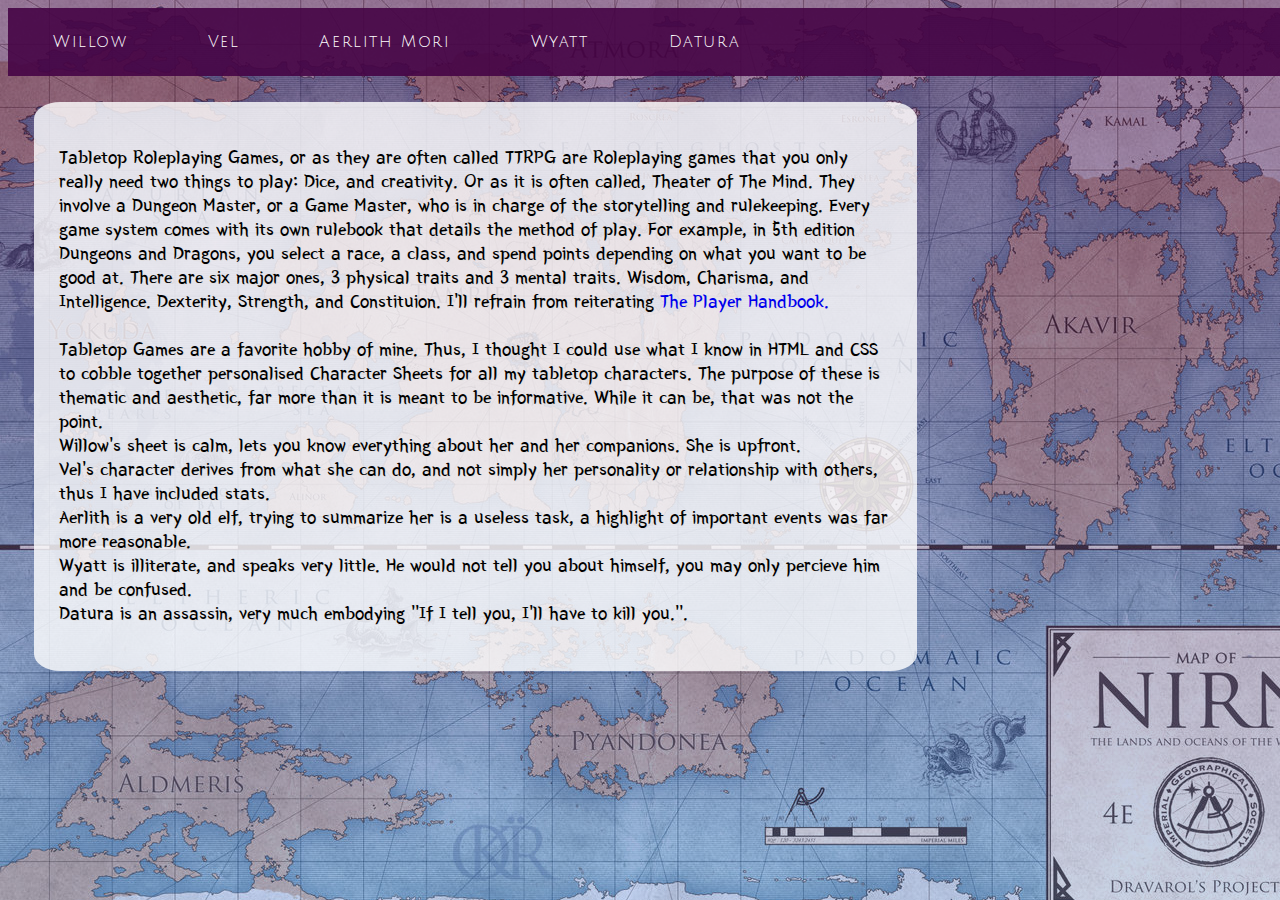
<file: index.html>
<!DOCTYPE html>
<html lang="en">
<head>
<meta charset="UTF-8">
    <link rel="shortcut icon" href="dice.png" type="image/x-icon"> 
    <link rel="stylesheet" href="charsStyle.css" type="text/css" media="screen" />
    <link rel="preconnect" href="https://fonts.gstatic.com">
    <link href="https://fonts.googleapis.com/css2?family=Yeon+Sung&display=swap" rel="stylesheet">
    <link href="https://fonts.googleapis.com/css2?family=Julius+Sans+One&display=swap" rel="stylesheet">
   


<title>Character Sheets</title>


</head>

<body>

<div id = "navbar" >
    <ul>
    <li> <a href="Willow.html" target="_blank">Willow</a> </li>
    <li> <a href ="Vel.html" target="_blank" >Vel </a> </li>
    <li> <a href ="Aerlith.html" target="_blank">Aerlith Mori </a> </li>
    
    <li> <a href ="Wyatt.html" target="_blank" >Wyatt </a> </li>
    <li> <a href ="Datura.html" target="_blank" >Datura </a> </li>
    </ul>
    
</div>

 <div class="intro"> 



        <p>Tabletop Roleplaying Games, or as they are often called TTRPG are Roleplaying games that you only really need two things to play: Dice, and creativity. Or as it is often called, Theater of The Mind. They involve a Dungeon Master, or a Game Master, who is in charge of the storytelling and rulekeeping. Every game system comes with its own rulebook that details the method of play. For example, in 5th edition Dungeons and Dragons, you select a race, a class, and spend points depending on what you want to be good at. There are six major ones, 3 physical traits and 3 mental traits. Wisdom, Charisma, and Intelligence. Dexterity, Strength, and Constituion. I'll refrain from reiterating <a href="https://www.dndbeyond.com/marketplace/sourcebooks/players-handbook" target="_blank" class="Player" > The Player Handbook. </a> 
        
            <br> <br>
        
        Tabletop Games are a favorite hobby of mine. Thus, I thought I could use what I know in HTML and CSS to cobble together personalised Character Sheets for all my tabletop characters. The purpose of these is thematic and aesthetic, far more than it is meant to be informative. While it can be, that was not the point. 
        <br> 
        Willow's sheet is calm, lets you know everything about her and her companions. She is upfront.  <br>
        Vel's character derives from what she can do, and not simply her personality or relationship with others, thus I have included stats.  <br>
        Aerlith is a very old elf, trying to summarize her is a useless task, a highlight of important events was far more reasonable.  <br>
        Wyatt is illiterate, and speaks very little. He would not tell you about himself, you may only percieve him and be confused.  <br>
        Datura is an assassin, very much embodying ''If I tell you, I'll have to kill you.''.
        
        
        </p>
    

</div>

</body> 
</html>
</file>
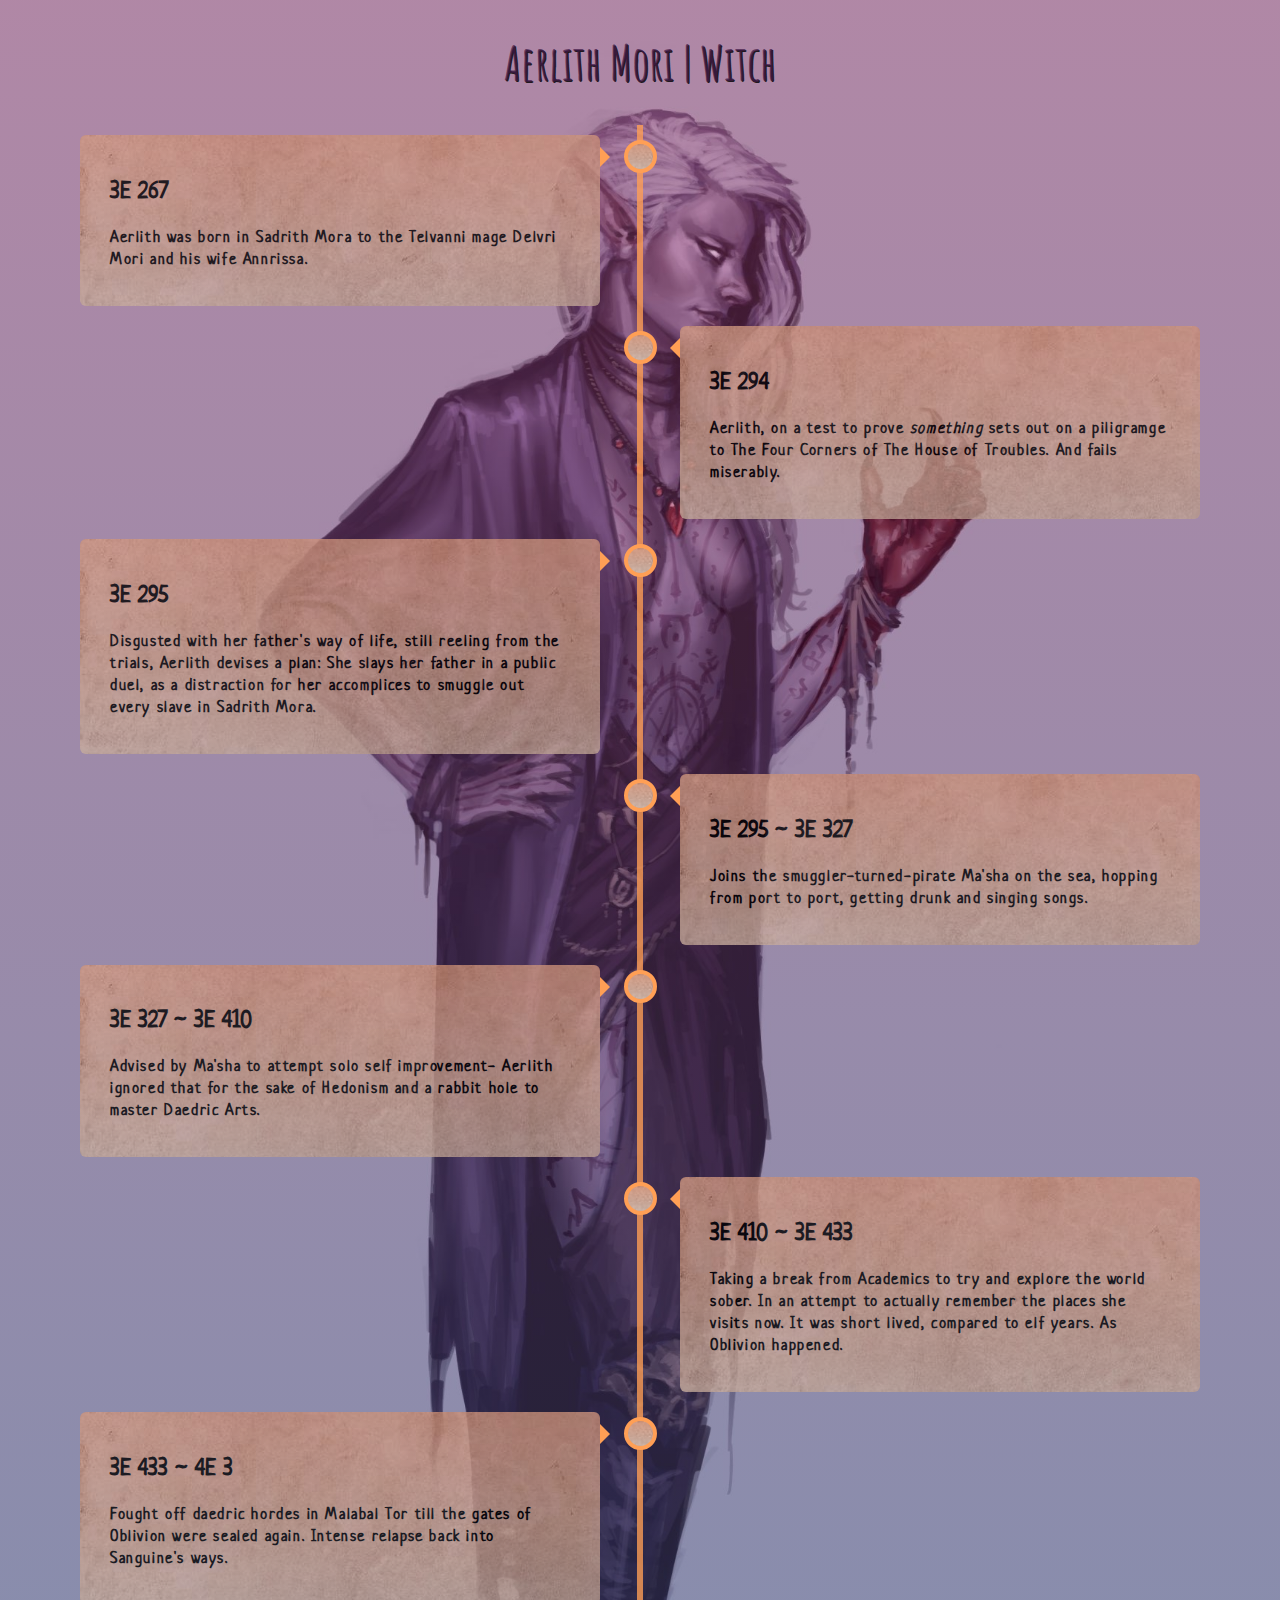
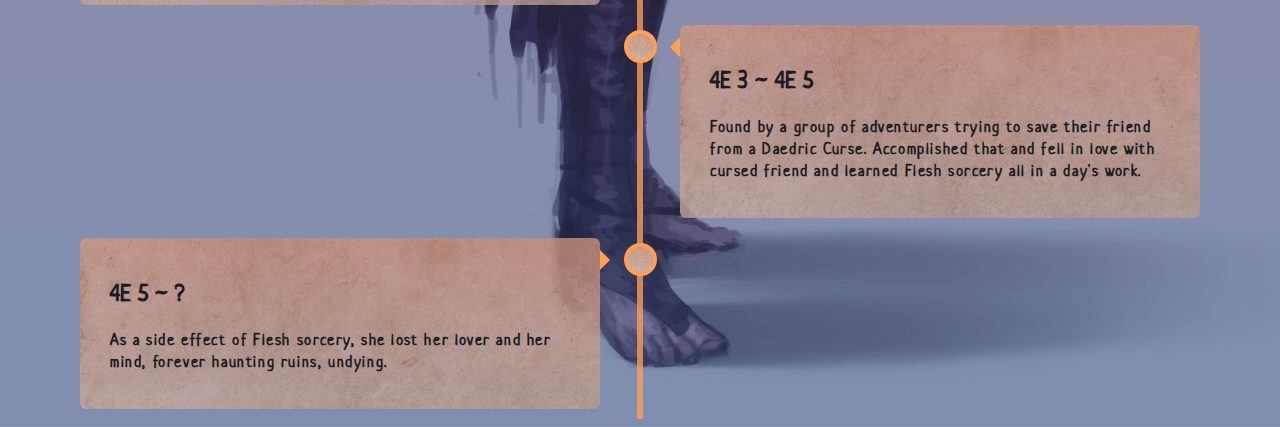
<file: Aerlith.html>
<!DOCTYPE html>
<html lang="en">
<head>
  <meta charset="UTF-8">
    <link rel="shortcut icon" href="Sanguine.png" type="image/x-icon"> 
    <link rel="stylesheet" href="AerlithStyle.css" type="text/css" media="screen"/>
    <link rel="preconnect" href="https://fonts.gstatic.com">
    <link href="https://fonts.googleapis.com/css2?family=Neucha&display=swap" rel="stylesheet">
    <link href="https://fonts.googleapis.com/css2?family=Amatic+SC:wght@700&display=swap" rel="stylesheet">
   

<title>Aerlith Mori</title>


</head>
<body>

<h1>Aerlith Mori | Witch</h1>

  <div class="timeline" role="contentinfo">



    <div class="container left">
      <div class="content">
        <h2>3E 267</h2>
        <p>Aerlith was born in Sadrith Mora to the Telvanni mage Delvri Mori and his wife Annrissa. </p>
      </div>
    </div>


    <div class="container right">
      <div class="content">
        <h2>3E 294</h2>
        <p>Aerlith, on a test to prove <i> something</i> sets out on a piligramge to The Four Corners of The House of Troubles. And fails miserably.</p>
      </div>
    </div>


    <div class="container left">
      <div class="content">
        <h2>3E 295</h2>
        <p>Disgusted with her father's way of life, still reeling from the trials, Aerlith devises a plan: She slays her father in a public duel, as a distraction for her accomplices to smuggle out every slave in Sadrith Mora.</p>
      </div>
    </div>

<div class="container right">
      <div class="content">
        <h2>3E 295 ~ 3E 327</h2>
        <p>Joins the smuggler-turned-pirate Ma'sha on the sea, hopping from port to port, getting drunk and singing songs. </p>
      </div>
    </div>

    <div class="container left">
      <div class="content">
        <h2>3E 327 ~ 3E 410</h2>
        <p>Advised by Ma'sha to attempt solo self improvement- Aerlith ignored that for the sake of Hedonism and a rabbit hole to master Daedric Arts.</p>
      </div>
    </div>

    <div class="container right">
      <div class="content">
        <h2>3E 410 ~ 3E 433</h2>
        <p>Taking a break from Academics to try and explore the world sober. In an attempt to actually remember the places she visits now. It was short lived, compared to elf years. As Oblivion happened.  </p>
      </div>
    </div>


    <div class="container left">
      <div class="content">
        <h2>3E 433 ~ 4E 3</h2>
        <p>Fought off daedric hordes in Malabal Tor till the gates of Oblivion were sealed again. Intense relapse back into Sanguine's ways. </p>
      </div>
    </div>

    <div class="container right">
      <div class="content">
        <h2>4E 3 ~ 4E 5  </h2>
        <p>Found by a group of adventurers trying to save their friend from a Daedric Curse. Accomplished that and fell in love with cursed friend and learned Flesh sorcery all in a day's work.  </p>
      </div>
    </div>

    <div class="container left">
      <div class="content">
        <h2>4E 5 ~ ? </h2>
        <p>As a side effect of Flesh sorcery, she lost her lover and her mind, forever haunting ruins, undying. </p>
      </div>
    </div>
    

  </div>
  

</body>
</html>
</file>
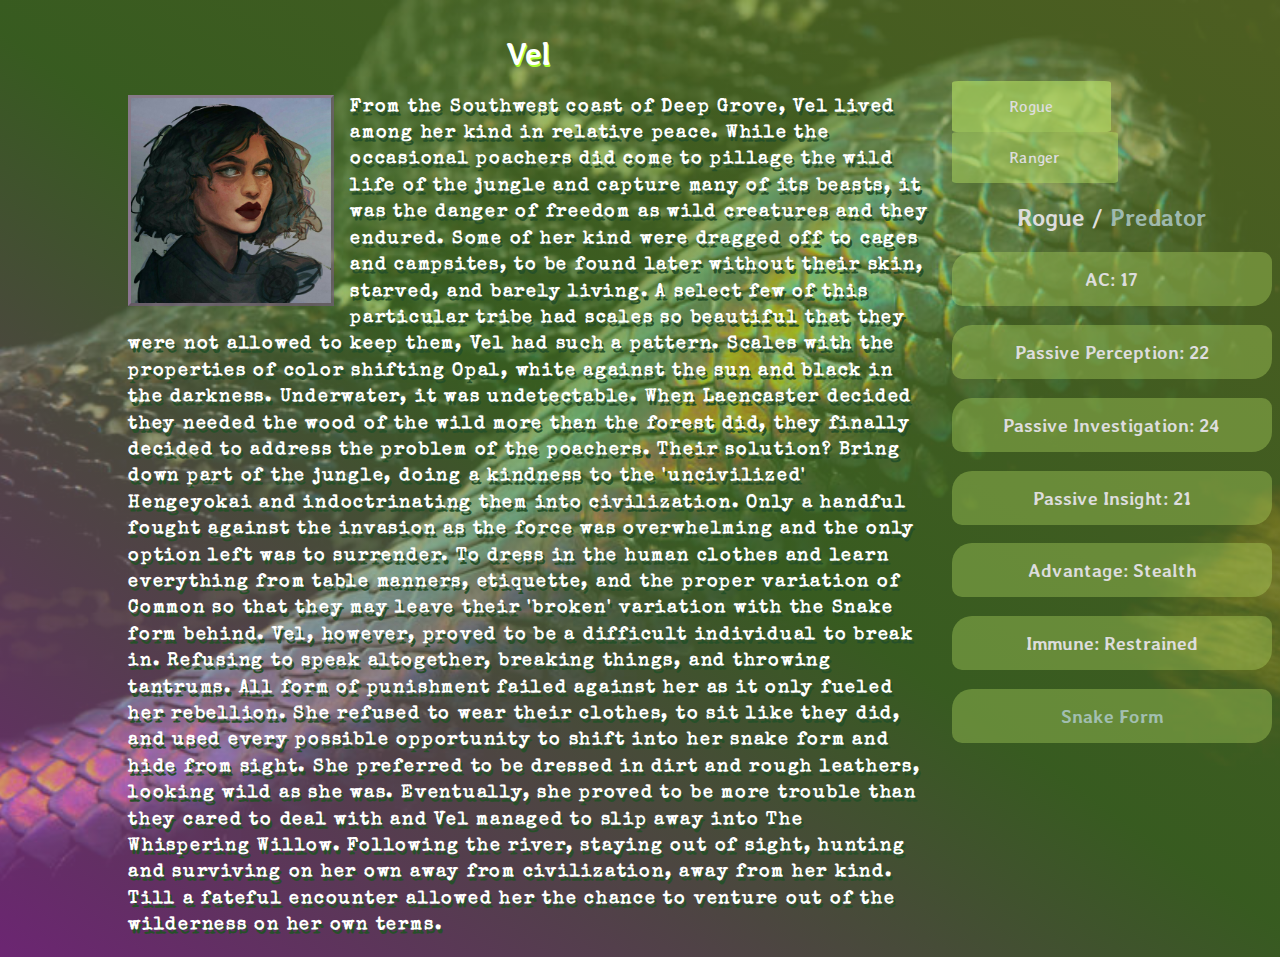
<file: Vel.html>
<!DOCTYPE html>
<html lang="en">
<head>
  <meta charset="UTF-8">
    <link rel="shortcut icon" href="snake.jpg" type="image/x-icon"> 
    <link rel="stylesheet" href="VelStyle.css" type="text/css" media="screen" />
    <link rel="preconnect" href="https://fonts.gstatic.com">
<link href="https://fonts.googleapis.com/css2?family=Special+Elite&display=swap" rel="stylesheet">
<link href="https://fonts.googleapis.com/css2?family=Averia+Libre:ital,wght@1,700&display=swap" rel="stylesheet">

<title>Vel</title>


</head>
<body>

    

  <div class="Left">

    <h1>Vel</h1>

    <img src="Vel.png" width="200" alt="Vel">

    <p class= "expo">From the Southwest coast of Deep Grove, Vel lived among her kind in relative peace.  While the occasional poachers did come to pillage the wild life of the jungle and capture many of its beasts, it was the danger of freedom as wild creatures and they endured. Some of her kind were dragged off to cages and campsites, to be found later without their skin, starved, and barely living. A select few of this particular tribe had scales so beautiful that they were not allowed to keep them, Vel had such a pattern. Scales with the properties of color shifting Opal, white against the sun and black in the darkness. Underwater, it was undetectable.  

        When Laencaster decided they needed the wood of the wild more than the forest did, they finally decided to address the problem of the poachers. Their solution? Bring down part of the jungle, doing a kindness to the 'uncivilized' Hengeyokai and indoctrinating them into civilization. Only a handful fought against the invasion as the force was overwhelming and the only option left was to surrender. To dress in the human clothes and learn everything from table manners, etiquette,  and the proper variation of Common so that they may leave their 'broken' variation with the Snake form behind.  
        
        Vel, however, proved to be a difficult individual to break in. Refusing to speak altogether, breaking things, and throwing tantrums. All form of punishment failed against her as it only fueled her rebellion. She refused to wear their clothes, to sit like they did, and used every possible opportunity to shift into her snake form and hide from sight. She preferred to be dressed in dirt and rough leathers, looking wild as she was. Eventually, she proved to be more trouble than they cared to deal with and Vel managed to slip away into The Whispering Willow. Following the river, staying out of sight, hunting and surviving on her own away from civilization, away from her kind. Till a fateful encounter allowed her the chance to venture out of the wilderness on her own terms.
        
        </p>

    </div> 
<div class="Right" > 

<div class="tab">

   

    <button class="tablink" onclick="openPage('Rogue', this, 'rgba(177, 219, 98, 0.650)')" id="defaultOpen">Rogue</button>
    <button class="tablink" onclick="openPage('Ranger', this, 'rgba(177, 219, 98, 0.650)')" >Ranger</button>


    
<div id="Rogue" class="tabcontent">
    
<h2>Rogue / <a href=https://www.dndbeyond.com/subclasses/8837-predator style="text-decoration: none; color:rgba(176, 203, 204, 0.836)" target="_blank"> Predator </a> 
</h2>

</div>

<div id="Ranger" class="tabcontent">

    <h2> Ranger / <a href=https://www.dndbeyond.com/subclasses/4752-forgetten-hunter style="text-decoration: none; color:rgba(176, 203, 204, 0.836)" target="_blank"> Forgotten Hunter </a> 

    </h2>
    </div>


    
<div>

    <h3>AC: 17</h3>
    <h3>Passive Perception: 22</h3>
    <h3>Passive Investigation: 24</h3>
    <h3>Passive Insight: 21 </h3>
    <h3> Advantage: Stealth</h3>
    <h3> Immune: Restrained</h3>
    <h3> <a href=" https://www.dndbeyond.com/monsters/constrictor-snake" style="text-decoration: none; color:rgba(176, 203, 204, 0.836)" target="_blank" > Snake Form </a></h3>

</div>
</div>
</div>


   

    <script>
        function openPage(pageName,elmnt,color) {
          var i, tabcontent, tablinks;
          tabcontent = document.getElementsByClassName("tabcontent");
          for (i = 0; i < tabcontent.length; i++) {
            tabcontent[i].style.display = "none";
          }
          tablinks = document.getElementsByClassName("tablink");
          for (i = 0; i < tablinks.length; i++) {
            tablinks[i].style.backgroundColor = "";
          }
          document.getElementById(pageName).style.display = "block";
          elmnt.style.backgroundColor = color;
        }
        
        // Get the element with id="defaultOpen" and click on it
        document.getElementById("defaultOpen").click();
        </script>

</body>
</html>
</file>
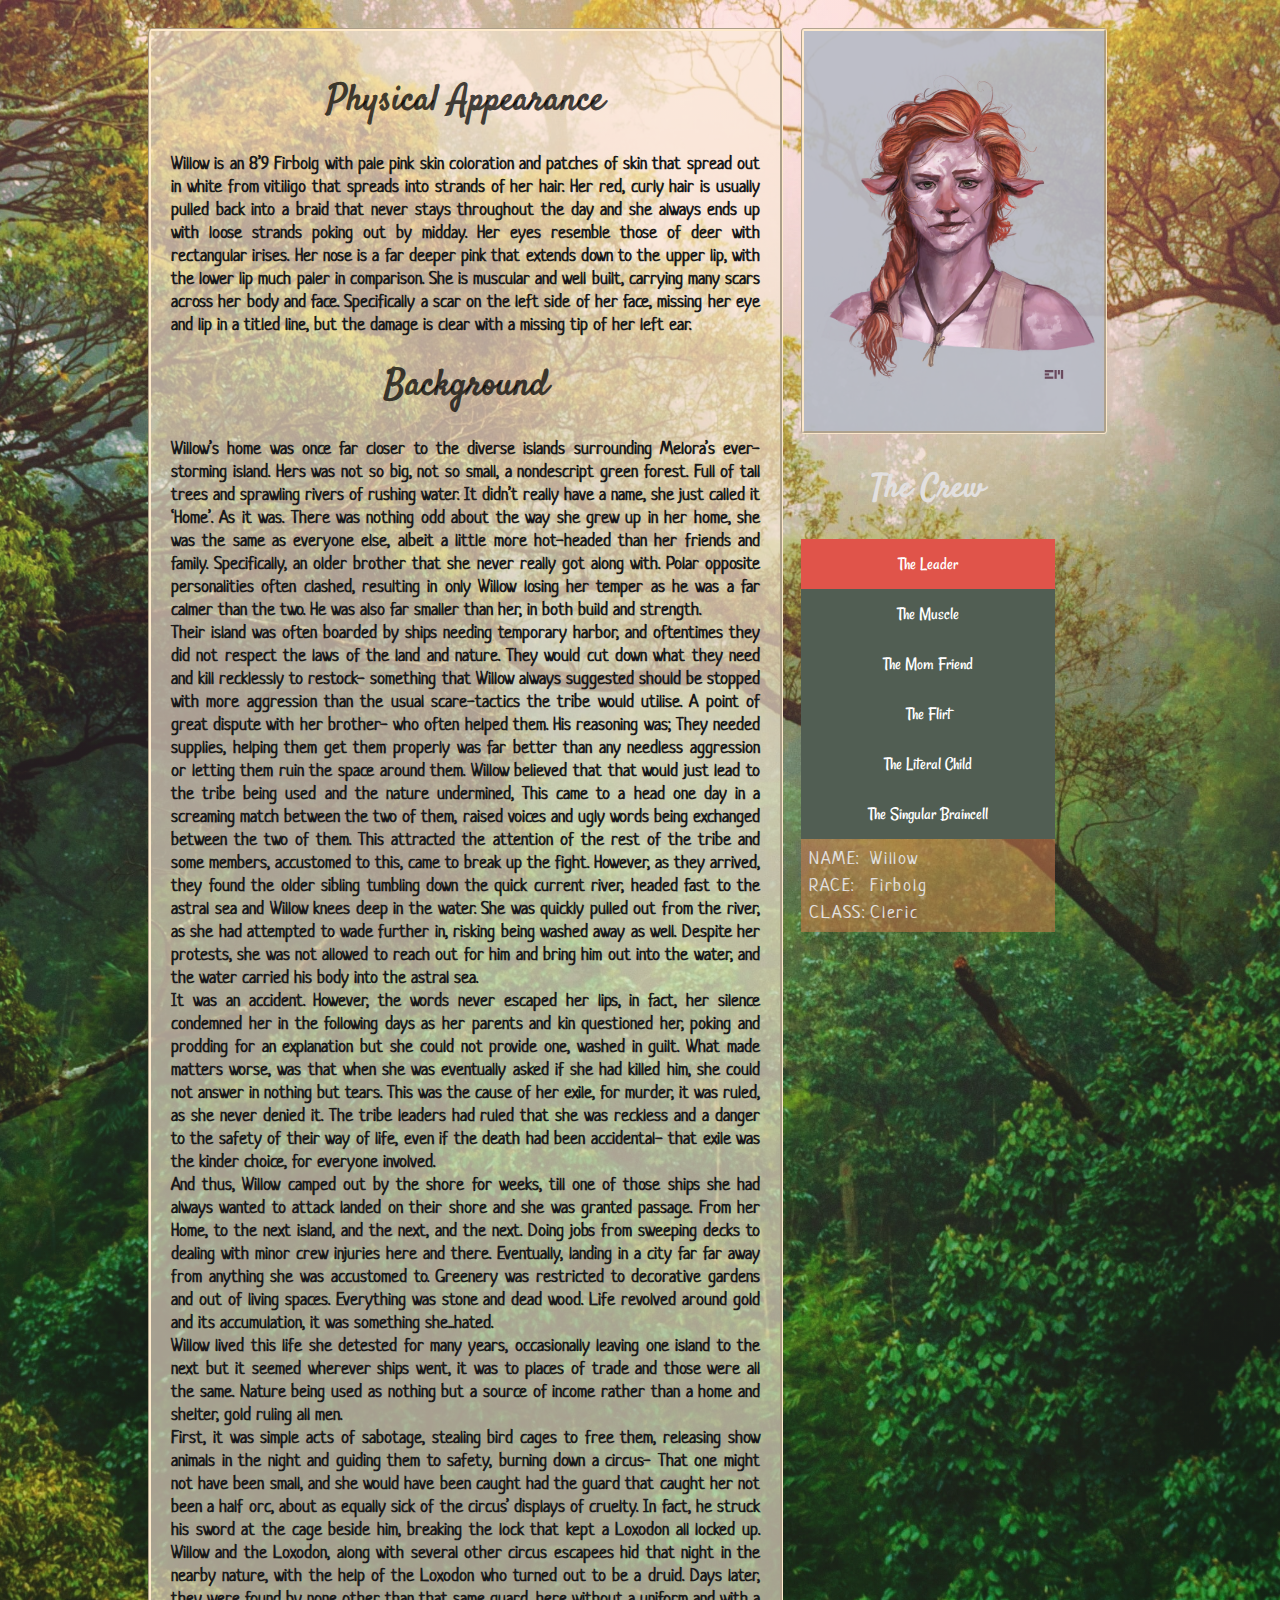
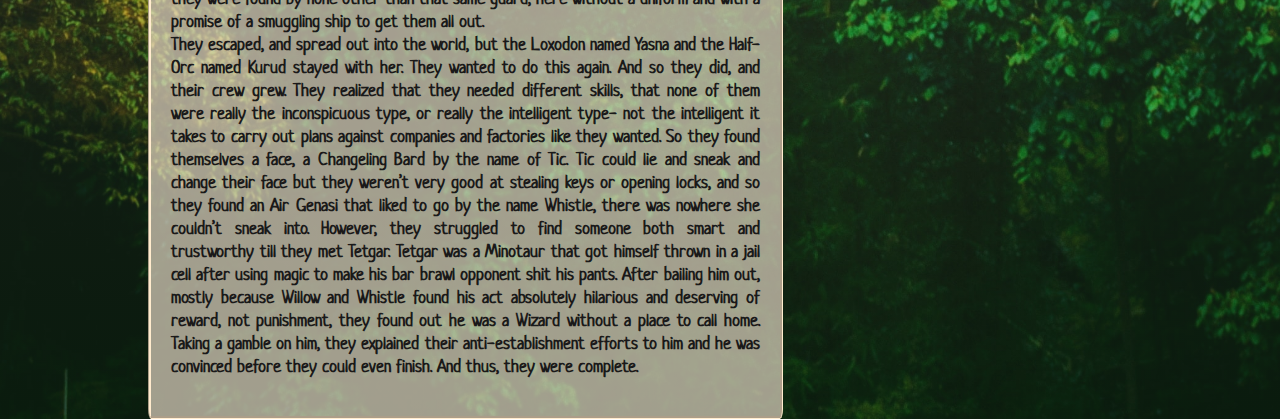
<file: Willow.html>
<!DOCTYPE html>
<html lang="en">
<head>
  <meta charset="UTF-8">
    <link rel="shortcut icon" href="Melora.png" type="image/x-icon"> 
    <link rel="stylesheet" href="WillowStyle.css" type="text/css" media="screen"/>
    <link rel="preconnect" href="https://fonts.gstatic.com">
    <link href="https://fonts.googleapis.com/css2?family=Satisfy&display=swap" rel="stylesheet">
    <link href="https://fonts.googleapis.com/css2?family=Neucha&display=swap" rel="stylesheet">
    <link href="https://fonts.googleapis.com/css2?family=Rancho&display=swap" rel="stylesheet">

<title>Willow</title>


</head>

<body>

<div class="Left">
  

<div class="long" role="contentinfo">

<h1>Physical Appearance </h1>
<p> Willow is an 8’9 Firbolg with pale pink skin coloration and patches of skin that spread out in white from vitiligo that spreads into strands of her hair. Her red, curly hair is usually pulled back into a braid that never stays throughout the day and she always ends up with loose strands poking out by midday. Her eyes resemble those of deer with rectangular irises. Her nose is a far deeper pink that extends down to the upper lip, with the lower lip much paler in comparison. She is muscular and well built, carrying many scars across her body and face. Specifically a scar on the left side of her face, missing her eye and lip in a titled line, but the damage is clear with a missing tip of her left ear. </p>


<h1> Background</h1>
<p> Willow’s home was once far closer to the diverse islands surrounding Melora’s ever-storming island. Hers was not so big, not so small, a nondescript green forest. Full of tall trees and sprawling rivers of rushing water. It didn’t really have a name, she just called it ‘Home’. As it was. There was nothing odd about the way she grew up in her home, she was the same as everyone else, albeit a little more hot-headed than her friends and family. Specifically, an older brother that she never really got along with. Polar opposite personalities often clashed, resulting in only Willow losing her temper as he was a far calmer than the two. He was also far smaller than her, in both build and strength.

  <br>

  Their island was often boarded by ships needing temporary harbor, and oftentimes they did not respect the laws of the land and nature. They would cut down what they need and kill recklessly to restock- something that Willow always suggested should be stopped with more aggression than the usual scare-tactics the tribe would utilise. A point of great dispute with her brother- who often helped them. His reasoning was; They needed supplies, helping them get them properly was far better than any needless aggression or letting them ruin the space around them. Willow believed that that would just lead to the tribe being used and the nature undermined, This came to a head one day in a screaming match between the two of them, raised voices and ugly words being exchanged between the two of them. This attracted the attention of the rest of the tribe and some members, accustomed to this, came to break up the fight. However, as they arrived, they found the older sibling tumbling down the quick current river, headed fast to the astral sea and Willow knees deep in the water. She was quickly pulled out from the river, as she had attempted to wade further in, risking being washed away as well. Despite her protests, she was not allowed to reach out for him and bring him out into the water, and the water carried his body into the astral sea. 
  <br>
  It was an accident. However, the words never escaped her lips, in fact, her silence condemned her in the following days as her parents and kin questioned her, poking and prodding for an explanation but she could not provide one, washed in guilt. What made matters worse, was that when she was eventually asked if she had killed him, she could not answer in nothing but tears. This was the cause of her exile, for murder, it was ruled, as she never denied it. The tribe leaders had ruled that she was reckless and a danger to the safety of their way of life, even if the death had been accidental- that exile was the kinder choice, for everyone involved. 
  <br>
  And thus, Willow camped out by the shore for weeks, till one of those ships she had always wanted to attack landed on their shore and she was granted passage. From her Home, to the next island, and the next, and the next. Doing jobs from sweeping decks to dealing with minor crew injuries here and there. Eventually, landing in a city far far away from anything she was accustomed to. Greenery was restricted to decorative gardens and out of living spaces. Everything was stone and dead wood. Life revolved around gold and its accumulation, it was something she...hated. 
  <br>
  Willow lived this life she detested for many years, occasionally leaving one island to the next but it seemed wherever ships went, it was to places of trade and those were all the same. Nature being used as nothing but a source of income rather than a home and shelter, gold ruling all men. 
  <br>
  First, it was simple acts of sabotage, stealing bird cages to free them, releasing show animals in the night and guiding them to safety, burning down a circus-
  That one might not have been small, and she would have been caught had the guard that caught her not been a half orc, about as equally sick of the circus’ displays of cruelty. In fact, he struck his sword at the cage beside him, breaking the lock that kept a Loxodon all locked up. Willow and the Loxodon, along with several other circus escapees hid that night in the nearby nature, with the help of the Loxodon who turned out to be a druid. 
  Days later, they were found by none other than that same guard, here without a uniform and with a promise of a smuggling ship to get them all out. 
  <br>
  They escaped, and spread out into the world, but the Loxodon named Yasna and the Half- Orc named Kurud stayed with her. They wanted to do this again. And so they did, and their crew grew. They realized that they needed different skills, that none of them were really the inconspicuous type, or really the intelligent type- not the intelligent it takes to carry out plans against companies and factories like they wanted. So they found themselves a face, a Changeling Bard by the name of Tic. Tic could lie and sneak and change their face but they weren’t very good at stealing keys or opening locks, and so they found an Air Genasi that liked to go by the name Whistle, there was nowhere she couldn’t sneak into. However, they struggled to find someone both smart and trustworthy till they met Tetgar. Tetgar was a Minotaur that got himself thrown in a jail cell after using magic to make his bar brawl opponent shit his pants. After bailing him out, mostly because Willow and Whistle found his act absolutely hilarious and deserving of reward, not punishment, they found out he was a Wizard without a place to call home. Taking a gamble on him, they explained their anti-establishment efforts to him and he was convinced before they could even finish. And thus, they were complete. 
  
  </p>
</div>

</div>

  
 
<div class="Right">
    
    <img src="Willow.jpg" alt="Willow" width="300" >

    <h2>The Crew</h2>

    <button class="tablink" onclick="openPage('Leader', this, '#e0544a')" id="defaultOpen">The Leader</button>
<button class="tablink" onclick="openPage('Muscle', this, '#558a57')" >The Muscle</button>
<button class="tablink" onclick="openPage('Mom', this, '#59786c')">The Mom Friend</button>
<button class="tablink" onclick="openPage('Flirt', this, '#794a85')">The Flirt</button>
<button class="tablink" onclick="openPage('Child', this, '#403d91')">The Literal Child</button>
<button class="tablink" onclick="openPage('Brains', this, '#735325')">The Singular Braincell</button>

<div id="Leader" class="tabcontent">

  
    <table>
      <tr>
    <td>NAME: </td>
    <td> Willow </td>
       </tr>
  
       <tr>
    <td>RACE:  </td>
    <td> Firbolg </td>
       </tr>
       <tr>
    <td>CLASS: </td>
    <td> Cleric</td>
      </tr>
  
  </table>
  
</div>

<div id="Muscle" class="tabcontent">
  <table>
    <tr>
  <td>NAME: </td>
  <td> Kuruk </td>
     </tr>

     <tr>
  <td>RACE:  </td>
  <td> Half-Orc </td>
     </tr>
     <tr>
  <td>CLASS: </td>
  <td> Fighter</td>
    </tr>

</table>
</div>

<div id="Mom" class="tabcontent">
  <table>
    <tr>
  <td>NAME: </td>
  <td> Ysna </td>
     </tr>

     <tr>
  <td>RACE:  </td>
  <td> Loxodon </td>
     </tr>
     <tr>
  <td>CLASS: </td>
  <td> Druid</td>
    </tr>

</table>
</div>

<div id="Flirt" class="tabcontent">
 
  <table>
    <tr>
  <td>NAME: </td>
  <td> Tic </td>
     </tr>

     <tr>
  <td>RACE:  </td>
  <td> Changeling </td>
     </tr>
     <tr>
  <td>CLASS: </td>
  <td> Bard</td>
    </tr>

</table>
</div>

<div id="Child" class="tabcontent">
 
  <table>
    <tr>
  <td>NAME: </td>
  <td> Whistle </td>
     </tr>

     <tr>
  <td>RACE:  </td>
  <td> Air Genasi </td>
     </tr>
     <tr>
  <td>CLASS: </td>
  <td> Rogue</td>
    </tr>

</table>
</div>

<div id="Brains" class="tabcontent">
  <table>
    <tr>
  <td>NAME: </td>
  <td> Tetgar </td>
     </tr>

     <tr>
  <td>RACE:  </td>
  <td> Minotaur </td>
     </tr>
     <tr>
  <td>CLASS: </td>
  <td> Wizard</td>
    </tr>

</table>
</div>
  </div>
  
 
<script>
  function openPage(pageName,elmnt,color) {
    var i, tabcontent, tablinks;
    tabcontent = document.getElementsByClassName("tabcontent");
    for (i = 0; i < tabcontent.length; i++) {
      tabcontent[i].style.display = "none";
    }
    tablinks = document.getElementsByClassName("tablink");
    for (i = 0; i < tablinks.length; i++) {
      tablinks[i].style.backgroundColor = "";
    }
    document.getElementById(pageName).style.display = "block";
    elmnt.style.backgroundColor = color;
  }
  
  // Get the element with id="defaultOpen" and click on it
  document.getElementById("defaultOpen").click();
  </script>

  
</body>

</html>
</file>
<file: charsStyle.css>
html{
    height: 100%;
}

body{

    background-image:
    linear-gradient(to bottom,  rgba(70, 4, 70, 0.493), #5a85dd54),
    url(Tamriel.jpg);
    width: 100%;
    background-position: center;
    

 
   }
	
.intro
{
   
    
    width: 65%;
    padding: 2%;
    margin: 2%;
    font-family: 'Yeon Sung', cursive;
    color:black;
    font-size: 120%;
    background-color: #ffffffce;
    border-radius: 3%;
    text-shadow: 1px 0.5px rgba(226, 223, 223, 0.904);
   
    
     
}

.Player{
    text-decoration: none;
  }
  
  
        ul {
            list-style-type: none;
            margin: 0;
            padding: 5px;
            overflow: hidden;
            background-color: rgba(70, 4, 70, 0.904);
            font-family: 'Julius Sans One', sans-serif;
            letter-spacing: 0.1em;
          }
          
          li {
            float: left;
          }
          
          li a {
            display: block;
            color: white;
            text-align: center;
            padding: 20px 40px;
            text-decoration: none;
          }
          
          li a:hover:not(.active) {
            background-color: #111;
          }
          
          .active {
            background-color: #04AA6D;
          }
</file>
<file: AerlithStyle.css>
body{
    
    background-image:
    linear-gradient(to bottom,  #a00c584b, #0d337e54),
    url(Aerlith.jpg);
    height: 100%;
    

    /* Center and scale the image nicely */
    background-position: center;
    background-repeat: no-repeat;
    background-size: cover;
 
   }
  
   * {
    box-sizing: border-box;
  }
  
  /* Set a background color */
  body {
    background-color: #474e5d;
    font-family: Helvetica, sans-serif;
  }
  
  /* The actual timeline (the vertical ruler) */
  .timeline {
    position: relative;
    max-width: 1200px;
    margin: 0 auto;
    width: 100%;
  }
  
  /* The actual timeline (the vertical ruler) */
  .timeline::after {
    content: '';
    position: absolute;
    width: 6px;
    background-color: #ff9f55c9;
    top: 0;
    bottom: 0;
    left: 50%;
    margin-left: -3px;

  }

  
  /* Container around content */
  .container {
    padding: 10px 40px;
    position: relative;
    background-color: inherit;
    width: 50%;
    font-family: 'Neucha', cursive;
  }
  
  
  /* The circles on the timeline */
  .container::after {
    content: '';
    position: absolute;
    width: 25px;
    height: 25px;
    right: -17px;
    border: 4px solid #FF9F55;
    top: 15px;
    border-radius: 50%;
    z-index: 1;
    background-image:
    linear-gradient(to bottom,  #9919194b, #9684a554),
    url(AerlithCon.jpg);
   
    

  }
  
  /* Place the container to the left */
  .left {
    left: 0;
  }
  
  /* Place the container to the right */
  .right {
    left: 50%;
  }

  p{
      font-weight:bold;
      letter-spacing: 0.1em;
  }

  h1{
    font-size: 300%;
    text-align: center;
    font-family: 'Amatic SC', cursive;
    font-weight: bolder;
    color: #401a47bd;
    text-shadow: 1px 1px rgba(0, 0, 0, 0.815);
    

  }
 
/* Add arrows to the left container (pointing right) */
.left::before {
    content: " ";
    height: 0;
    position: absolute;
    top: 22px;
    width: 0;
    z-index: 1;
    right: 30px;
    border: medium solid #FF9F55;
    border-width: 10px 0 10px 10px;
    border-color: transparent transparent transparent #FF9F55;
  }
  
  /* Add arrows to the right container (pointing left) */
  .right::before {
    content: " ";
    height: 0;
    position: absolute;
    top: 22px;
    width: 0;
    z-index: 1;
    left: 30px;
    border: medium solid #ff9f55b4;
    border-width: 10px 10px 10px 0;
    border-color: transparent #ff9f55 transparent transparent;
  }
  /* Fix the circle for containers on the right side */
  .right::after {
    left: -16px;
  }
  
  /* The actual content */
  .content {
    padding: 20px 30px;
    background-image:
    linear-gradient(to bottom,  #9919194b, #9684a554),
    url(AerlithCon.jpg);
    position: relative;
    border-radius: 6px;
    opacity: 0.8;
   
  }
  
  /* Media queries - Responsive timeline on screens less than 600px wide */
  @media screen and (max-width: 600px) {
  /* Place the timelime to the left */
    .timeline::after {
      left: 31px;
    }
  
  /* Full-width containers */
    .container {
      width: 100%;
      padding-left: 70px;
      padding-right: 25px;
    }
  
  /* Make sure that all arrows are pointing leftwards */
    .container::before {
      left: 60px;
      border: medium solid #FF9F55;
      border-width: 10px 10px 10px 0;
      border-color: transparent #ff9f55 transparent transparent;
    }
  
  /* Make sure all circles are at the same spot */
    .left::after, .right::after {
      left: 15px;
    }
  
  /* Make all right containers behave like the left ones */
    .right {
      left: 0%;
    }
  }
</file>
<file: VelStyle.css>
body{

    margin-left: 10%;
    margin-top: 1%;

    background-image:
    linear-gradient(35deg, rgba(199, 69, 211, 0.541), rgba(90, 148, 52, 0.616), rgba(122, 148, 52, 0.637)),
    url(VelBG.jpg);
    background-size: cover;
    color: white;
    
	font-family:"Courier"; 
   
    background-position: center;
    background-repeat: no-repeat;
    background-size: cover;
	}

    .expo{ 
        font-family: 'Special Elite', cursive;
        line-height: 150%;
        letter-spacing: 0.1em;
        text-shadow: 2px 4px rgb(38, 80, 41);
        font-weight: bold;
        color: rgb(255, 255, 255);
        font-size: 110%;


    }

   .Left{  float:left;	width: 70%;
}
   .Right{ float: right; width: 28%; position: relative; margin-top: 6%;}
   
   img {
    float: left; margin: 2%;
    margin-top: 0%;
    margin-left: 0%;
    border-style:outset;
    border-color: rgba(199, 147, 221, 0.555);
  }

  .tab {
    
   width: 100%;
  }
  
  /* Style the buttons inside the tab */
  .tab button {
    background-color: rgba(177, 219, 98, 0.493);
  
    border: none;
    outline: none;
    cursor: pointer;
    padding: 5% 18%;
    transition: 0.3s;
    border-radius: 4%;
    text-align: center;
    font-family: 'Averia Libre', cursive;
    font-size: 100%;
    color: #ddd;


  }
  
  /* Change background color of buttons on hover */
  .tab button:hover {
    background-color: #ddd;
  }
  
  /* Create an active/current tablink class */
  .tab button.active {
    background-color: #ccc;
  }
  
  /* Style the tab content */
  .tabcontent {
    display: none;
    text-align: center;
    font-family: 'Averia Libre', cursive;
    color: #ddd;

   
    
  }

  
  h1{
      text-align: center;
      font-family: 'Averia Libre', cursive;
      text-shadow: 1px 2px greenyellow;
  }


  h3{
    font-weight: bold;
    border-radius: 20px 10px; 
    background-color: rgba(177, 219, 98, 0.377);
    text-align: center;
    font-family: 'Averia Libre', cursive;
    padding-bottom: 5%;
    color: #ddd;
    
 
    padding-top: 5%;
  }
</file>
<file: WillowStyle.css>
body{

    background-image:
    linear-gradient(to bottom, rgba(247, 141, 203, 0.205), rgba(38, 105, 53, 0.26)),
    url(WillowBG.jpg);
    background-size: cover;
    color: rgba(226, 224, 224, 0.938);
    padding: 20px;
	font-family:"Courier"; 
   margin-right: 16%;
    margin-left: 10%;
    height: 100%;
    background-position: center;
    background-repeat: no-repeat;
    background-size: cover;
	}
    .Left{  float:left;	width: 70%; }
    .Right {  clear: right; float: right; width: 28%; }
    h1 {text-align: center; font-family: 'Satisfy', cursive; color: rgba(0, 0, 0, 0.733);}
    h2 {text-align: center; font-family: 'Satisfy', cursive; color: rgb(226, 224, 224); font-size: 200%;}
  .long { padding: 20px; background-color: rgba(250, 235, 215, 0.63);  color: rgb(26, 25, 25); font-weight: bold;
    font-family: 'Neucha', cursive; border-style: groove; border-radius: 0.5%; border-color: blanchedalmond; font-size: large; text-align: justify;}

    img {border-style: groove; border-radius: 1%; border-color: blanchedalmond; opacity: 0.9;}

  .tablink {
    background-color: rgb(81, 94, 83);
    color: rgb(255, 255, 255);
    font-family: 'Rancho', cursive;
    font-size: large;
    border: none;
    outline: none;
    cursor: pointer;
    padding: 14px 16px;
   height: 100%;
    width: 100%;
  }
  
  .tablink:hover {
    background-color: #777;
  }

  .tabcontent {
    color: rgb(226, 224, 224);
    display: none;

  }
 table{
    font-family: 'Neucha', cursive; font-size: large; letter-spacing: 0.1em; padding: 2%;
 }

  
  #Leader {background-color: rgba(202, 122, 76, 0.568);}
  #Muscle {background-color: rgba(0, 128, 43, 0.534);}
  #Mom {background-color: rgba(51, 92, 86, 0.541);}
  #Flirt {background-color: rgba(136, 67, 177, 0.473);}
  #Child {background-color: rgba(41, 39, 149, 0.525);}
  #Brains {background-color: rgba(126, 87, 14, 0.5);}
</file>
